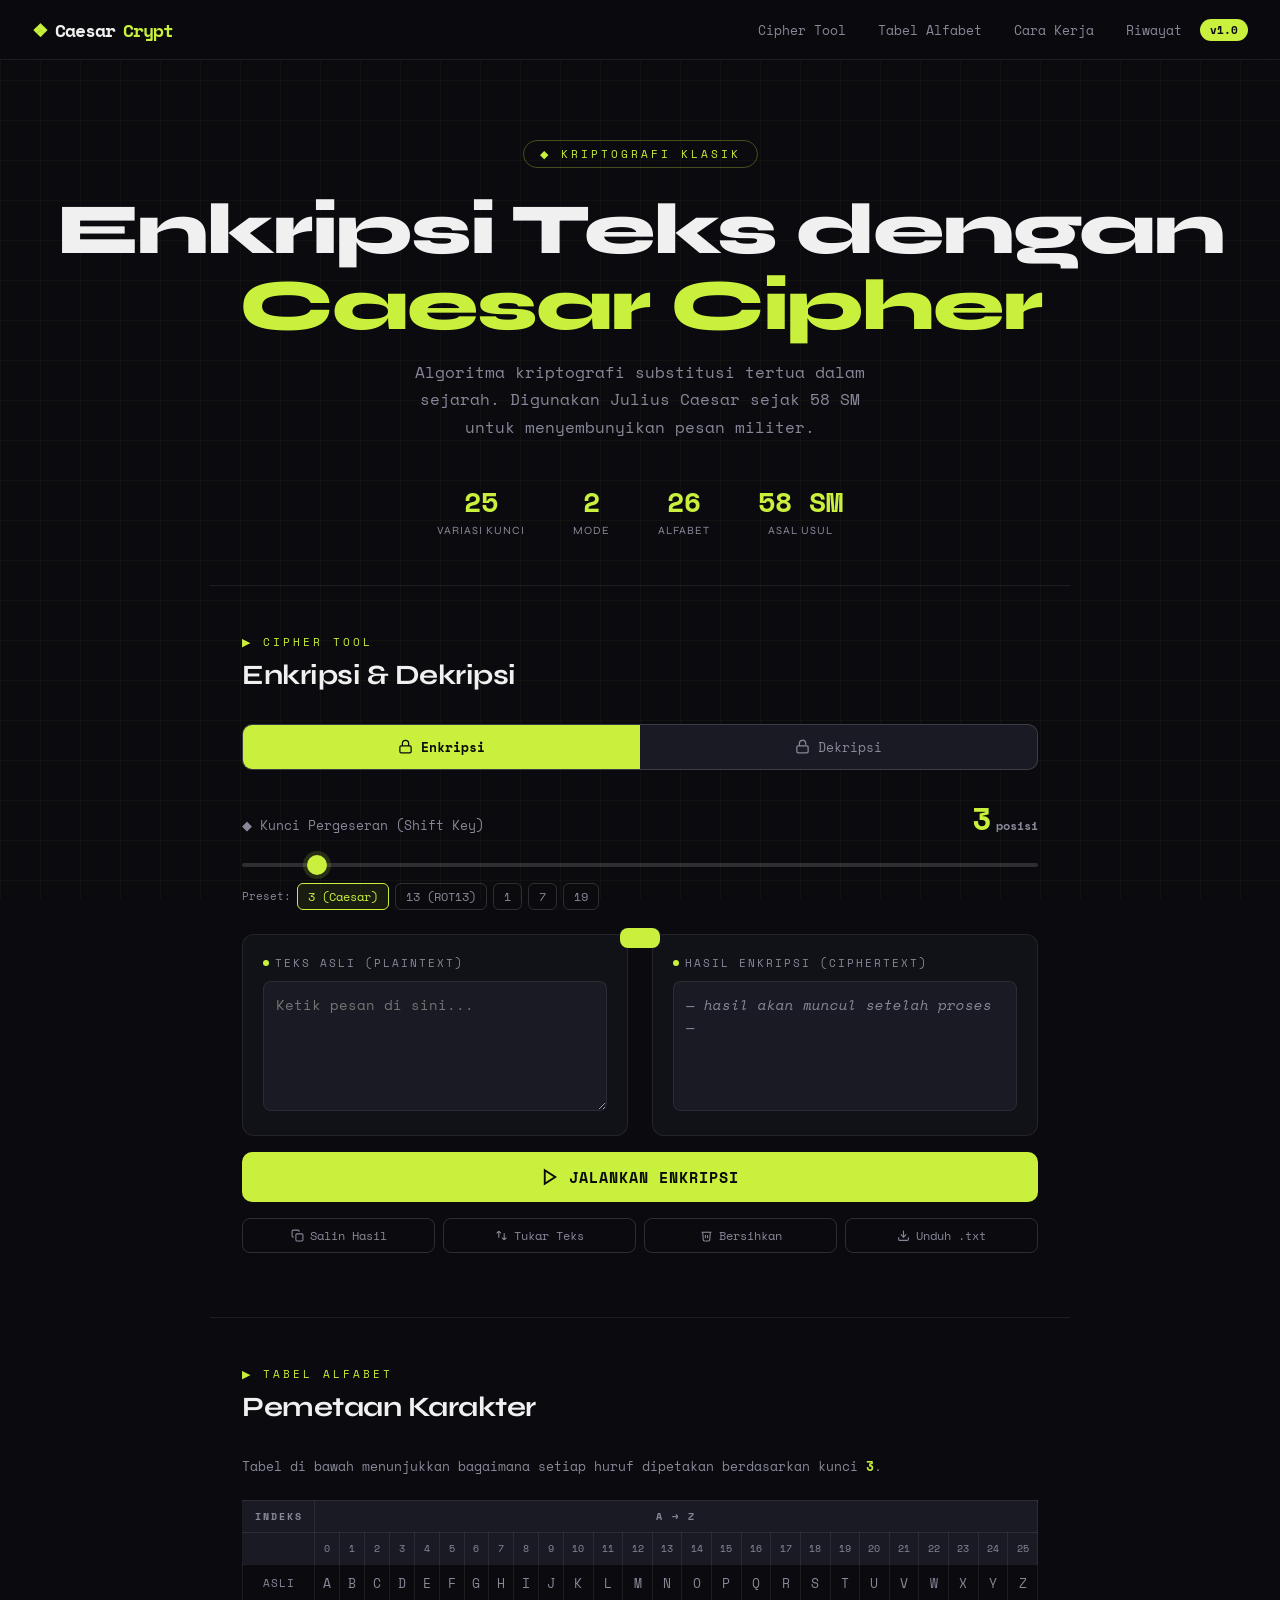
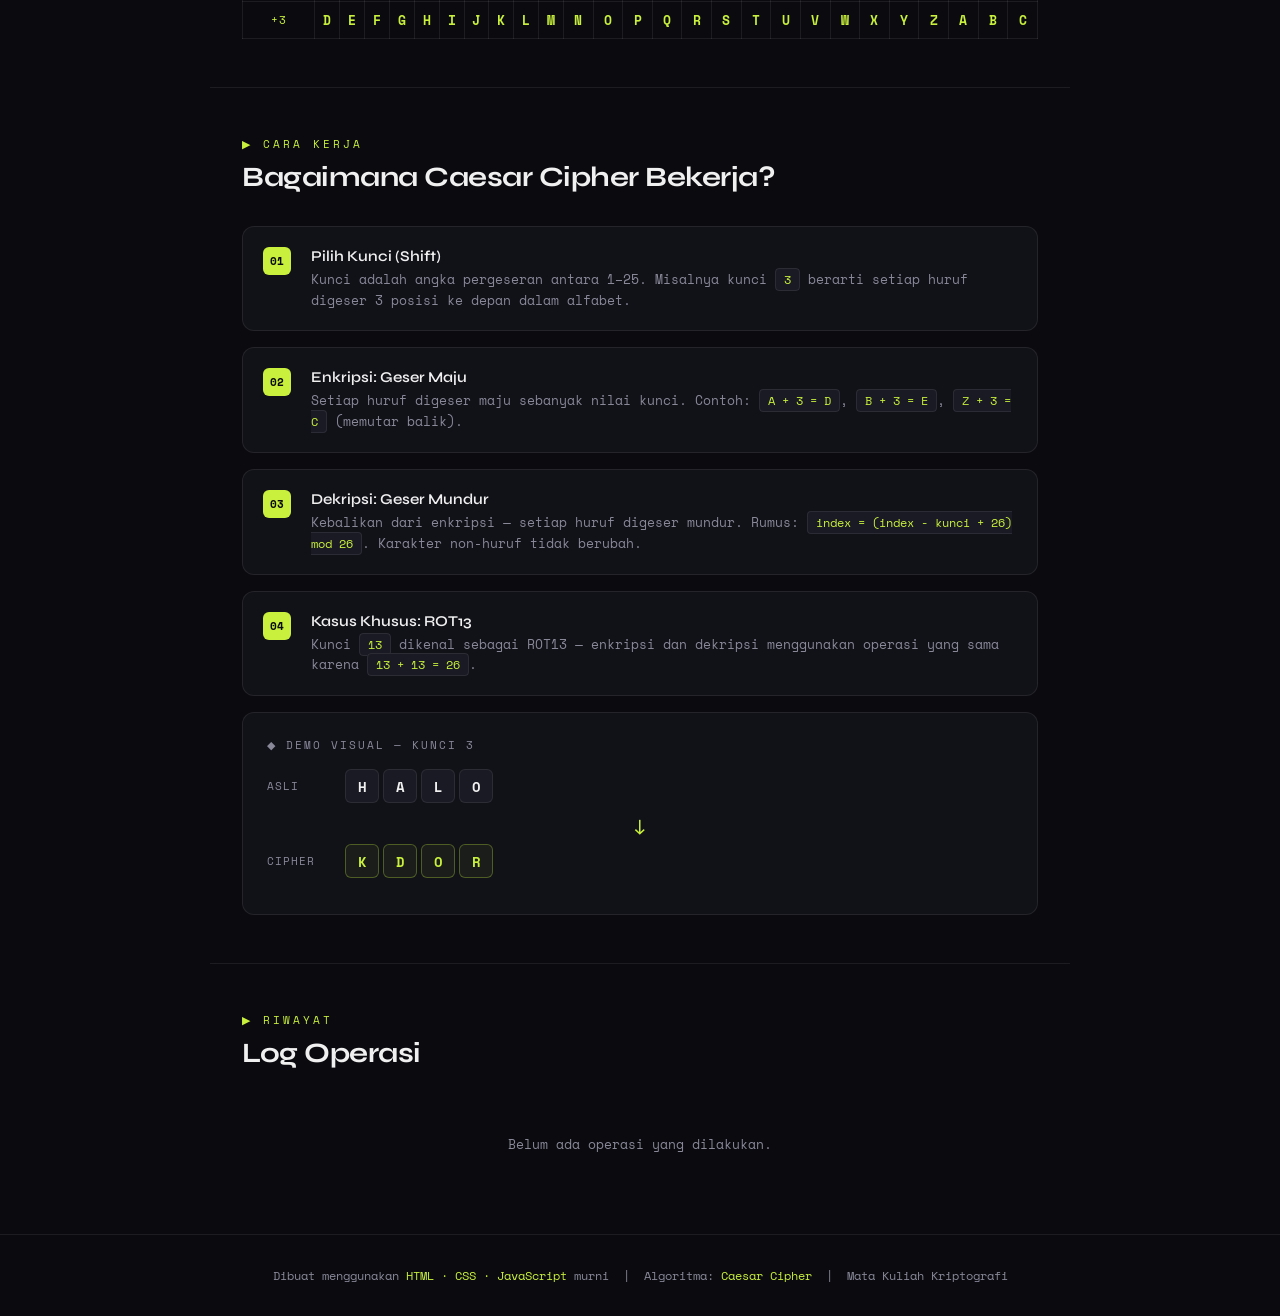
<file: index.html>
<!DOCTYPE html>
<html lang="id">
<head>
<meta charset="UTF-8" />
<meta name="viewport" content="width=device-width, initial-scale=1.0" />
<title>CaesarCrypt — Kriptografi Caesar Cipher</title>
<link href="https://fonts.googleapis.com/css2?family=Space+Mono:ital,wght@0,400;0,700;1,400&family=Syne:wght@400;600;700;800&display=swap" rel="stylesheet" />
<link rel="stylesheet" href="style.css" />
</head>
<body>

<!-- NAVBAR -->
<nav>
  <a class="nav-logo" href="#tool">
    &#x2756; <span>Caesar</span>Crypt
  </a>
  <div class="nav-links">
    <a href="#tool" class="active">Cipher Tool</a>
    <a href="#table">Tabel Alfabet</a>
    <a href="#cara">Cara Kerja</a>
    <a href="#riwayat">Riwayat</a>
    <span class="nav-badge">v1.0</span>
  </div>
</nav>

<!-- HERO -->
<div class="hero">
  <div class="hero-tag">&#x25C6; Kriptografi Klasik</div>
  <h1>Enkripsi Teks dengan<br /><em>Caesar Cipher</em></h1>
  <p>Algoritma kriptografi substitusi tertua dalam sejarah. Digunakan Julius Caesar sejak 58 SM untuk menyembunyikan pesan militer.</p>
  <div class="hero-stats">
    <div class="stat"><div class="stat-num">25</div><div class="stat-lbl">Variasi Kunci</div></div>
    <div class="stat"><div class="stat-num">2</div><div class="stat-lbl">Mode</div></div>
    <div class="stat"><div class="stat-num">26</div><div class="stat-lbl">Alfabet</div></div>
    <div class="stat"><div class="stat-num">58 SM</div><div class="stat-lbl">Asal Usul</div></div>
  </div>
</div>

<!-- CIPHER TOOL -->
<section id="tool">
  <div class="section-title">&#x25B6; Cipher Tool</div>
  <div class="section-h2">Enkripsi &amp; Dekripsi</div>

  <div class="mode-row">
    <button class="mode-btn active" id="btn-enc" onclick="setMode('enc')">
      <svg viewBox="0 0 24 24" fill="none" stroke="currentColor" stroke-width="2"><rect x="3" y="11" width="18" height="11" rx="2"/><path d="M7 11V7a5 5 0 0 1 10 0v4"/></svg>
      Enkripsi
    </button>
    <button class="mode-btn" id="btn-dec" onclick="setMode('dec')">
      <svg viewBox="0 0 24 24" fill="none" stroke="currentColor" stroke-width="2"><rect x="3" y="11" width="18" height="11" rx="2"/><path d="M7 11V7a5 5 0 0 1 9.9-1"/><line x1="17" y1="5" x2="17" y2="9"/></svg>
      Dekripsi
    </button>
  </div>

  <!-- KEY CONTROL -->
  <div class="key-section">
    <div class="key-top">
      <div class="key-name">&#x25C6; Kunci Pergeseran (Shift Key)</div>
      <div class="key-display" id="keyDisplay">3 <small>posisi</small></div>
    </div>
    <input type="range" id="keySlider" min="1" max="25" value="3" oninput="onKey(this.value)" />
    <div class="key-presets">
      <span style="font-family:var(--mono);font-size:11px;color:var(--muted);align-self:center;">Preset:</span>
      <button class="preset sel" onclick="setPre(3)">3 (Caesar)</button>
      <button class="preset" onclick="setPre(13)">13 (ROT13)</button>
      <button class="preset" onclick="setPre(1)">1</button>
      <button class="preset" onclick="setPre(7)">7</button>
      <button class="preset" onclick="setPre(19)">19</button>
    </div>
  </div>

  <!-- IO GRID -->
  <div class="tool-grid">
    <div class="panel">
      <div class="panel-label"><span></span> <span id="inLabel">TEKS ASLI (PLAINTEXT)</span></div>
      <textarea id="inputText" placeholder="Ketik pesan di sini..."></textarea>
    </div>
    <div class="panel">
      <div class="panel-label"><span></span> <span id="outLabel">HASIL ENKRIPSI (CIPHERTEXT)</span></div>
      <div class="output-area" id="outputArea"><span class="output-placeholder">— hasil akan muncul setelah proses —</span></div>
    </div>
  </div>

  <button class="run-btn" onclick="runCipher()">
    <svg width="18" height="18" viewBox="0 0 24 24" fill="none" stroke="currentColor" stroke-width="2.5"><polygon points="5 3 19 12 5 21 5 3"/></svg>
    <span id="runLabel">Jalankan Enkripsi</span>
  </button>

  <div class="out-actions">
    <button class="out-btn" onclick="copyOutput()">
      <svg viewBox="0 0 24 24" fill="none" stroke="currentColor" stroke-width="2"><rect x="9" y="9" width="13" height="13" rx="2"/><path d="M5 15H4a2 2 0 0 1-2-2V4a2 2 0 0 1 2-2h9a2 2 0 0 1 2 2v1"/></svg>
      Salin Hasil
    </button>
    <button class="out-btn" onclick="swapText()">
      <svg viewBox="0 0 24 24" fill="none" stroke="currentColor" stroke-width="2"><path d="M7 16V4m0 0L3 8m4-4 4 4"/><path d="M17 8v12m0 0 4-4m-4 4-4-4"/></svg>
      Tukar Teks
    </button>
    <button class="out-btn" onclick="clearAll()">
      <svg viewBox="0 0 24 24" fill="none" stroke="currentColor" stroke-width="2"><polyline points="3 6 5 6 21 6"/><path d="M19 6l-1 14a2 2 0 0 1-2 2H8a2 2 0 0 1-2-2L5 6"/><path d="M10 11v6m4-6v6"/></svg>
      Bersihkan
    </button>
    <button class="out-btn" onclick="downloadResult()">
      <svg viewBox="0 0 24 24" fill="none" stroke="currentColor" stroke-width="2"><path d="M21 15v4a2 2 0 0 1-2 2H5a2 2 0 0 1-2-2v-4"/><polyline points="7 10 12 15 17 10"/><line x1="12" y1="15" x2="12" y2="3"/></svg>
      Unduh .txt
    </button>
  </div>

  <div class="info-strip" id="infoStrip"></div>
</section>

<!-- ALPHABET TABLE -->
<section id="table">
  <div class="section-title">&#x25B6; Tabel Alfabet</div>
  <div class="section-h2">Pemetaan Karakter</div>
  <p style="font-family:var(--mono);font-size:13px;color:var(--muted);margin-bottom:1.5rem;">
    Tabel di bawah menunjukkan bagaimana setiap huruf dipetakan berdasarkan kunci <b id="tblKey" style="color:var(--accent)">3</b>.
  </p>
  <div class="alpha-scroll">
    <table class="alpha-table" id="alphaTable">
      <thead>
        <tr>
          <th>Indeks</th>
          <th colspan="26">A → Z</th>
        </tr>
      </thead>
      <tbody id="alphaBody"></tbody>
    </table>
  </div>
</section>

<!-- VISUAL DEMO -->
<section id="cara">
  <div class="section-title">&#x25B6; Cara Kerja</div>
  <div class="section-h2">Bagaimana Caesar Cipher Bekerja?</div>

  <div class="steps">
    <div class="step">
      <div class="step-num">01</div>
      <div class="step-body">
        <h3>Pilih Kunci (Shift)</h3>
        <p>Kunci adalah angka pergeseran antara 1–25. Misalnya kunci <code>3</code> berarti setiap huruf digeser 3 posisi ke depan dalam alfabet.</p>
      </div>
    </div>
    <div class="step">
      <div class="step-num">02</div>
      <div class="step-body">
        <h3>Enkripsi: Geser Maju</h3>
        <p>Setiap huruf digeser maju sebanyak nilai kunci. Contoh: <code>A + 3 = D</code>, <code>B + 3 = E</code>, <code>Z + 3 = C</code> (memutar balik).</p>
      </div>
    </div>
    <div class="step">
      <div class="step-num">03</div>
      <div class="step-body">
        <h3>Dekripsi: Geser Mundur</h3>
        <p>Kebalikan dari enkripsi — setiap huruf digeser mundur. Rumus: <code>index = (index - kunci + 26) mod 26</code>. Karakter non-huruf tidak berubah.</p>
      </div>
    </div>
    <div class="step">
      <div class="step-num">04</div>
      <div class="step-body">
        <h3>Kasus Khusus: ROT13</h3>
        <p>Kunci <code>13</code> dikenal sebagai ROT13 — enkripsi dan dekripsi menggunakan operasi yang sama karena <code>13 + 13 = 26</code>.</p>
      </div>
    </div>
  </div>

  <div class="visual-demo">
    <p style="font-family:var(--mono);font-size:11px;color:var(--muted);letter-spacing:2px;text-transform:uppercase;margin-bottom:1rem;">&#x25C6; Demo Visual — Kunci <span id="demoKey">3</span></p>
    <div class="demo-row">
      <div class="demo-label">ASLI</div>
      <div class="demo-chars" id="demoPlain"></div>
    </div>
    <div class="demo-arrow">&#x2193;</div>
    <div class="demo-row">
      <div class="demo-label">CIPHER</div>
      <div class="demo-chars" id="demoCipher"></div>
    </div>
  </div>
</section>

<!-- HISTORY -->
<section id="riwayat">
  <div class="section-title">&#x25B6; Riwayat</div>
  <div class="section-h2">Log Operasi</div>
  <div class="hist-list" id="histList">
    <div class="hist-empty">Belum ada operasi yang dilakukan.</div>
  </div>
</section>

<!-- FOOTER -->
<footer>
  Dibuat menggunakan <span>HTML · CSS · JavaScript</span> murni &nbsp;|&nbsp;
  Algoritma: <span>Caesar Cipher</span> &nbsp;|&nbsp;
  Mata Kuliah Kriptografi
</footer>

<div class="toast" id="toast"></div>

<script src="script.js"></script>
</body>
</html>
</file>
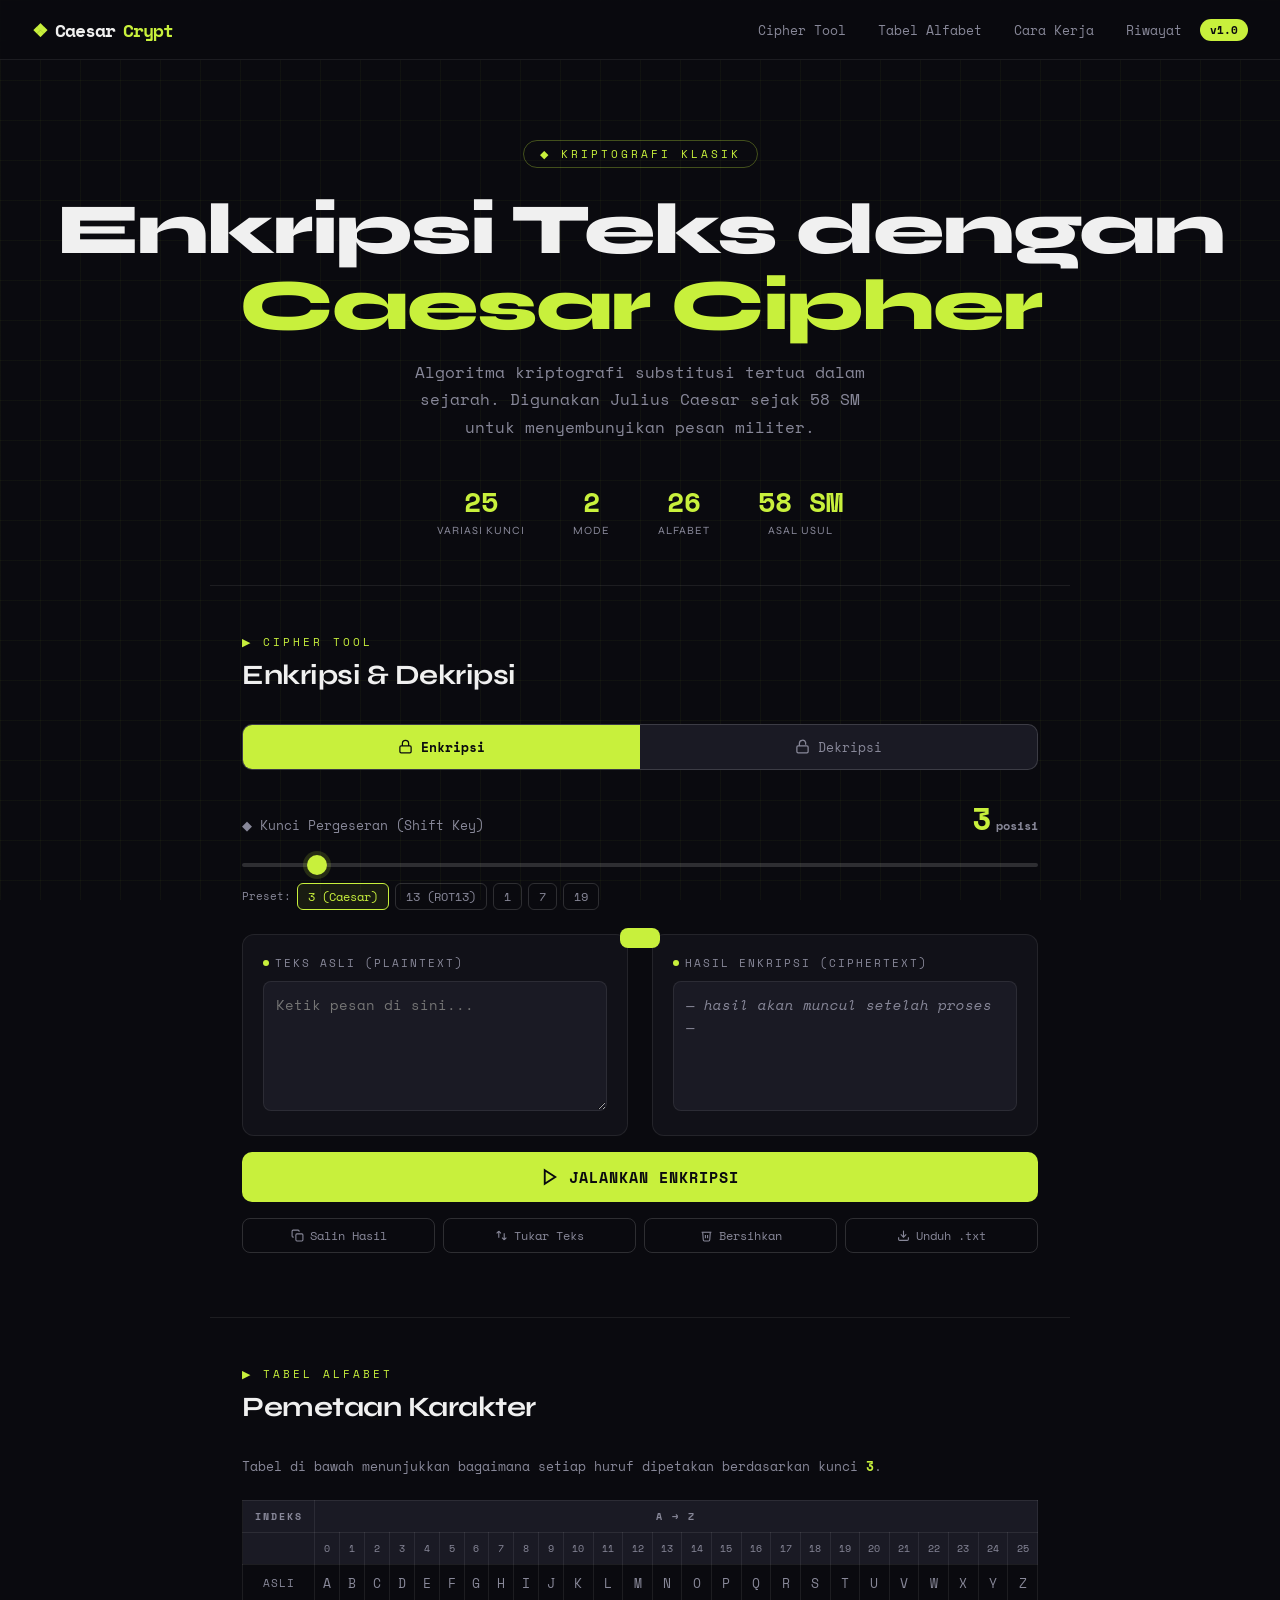
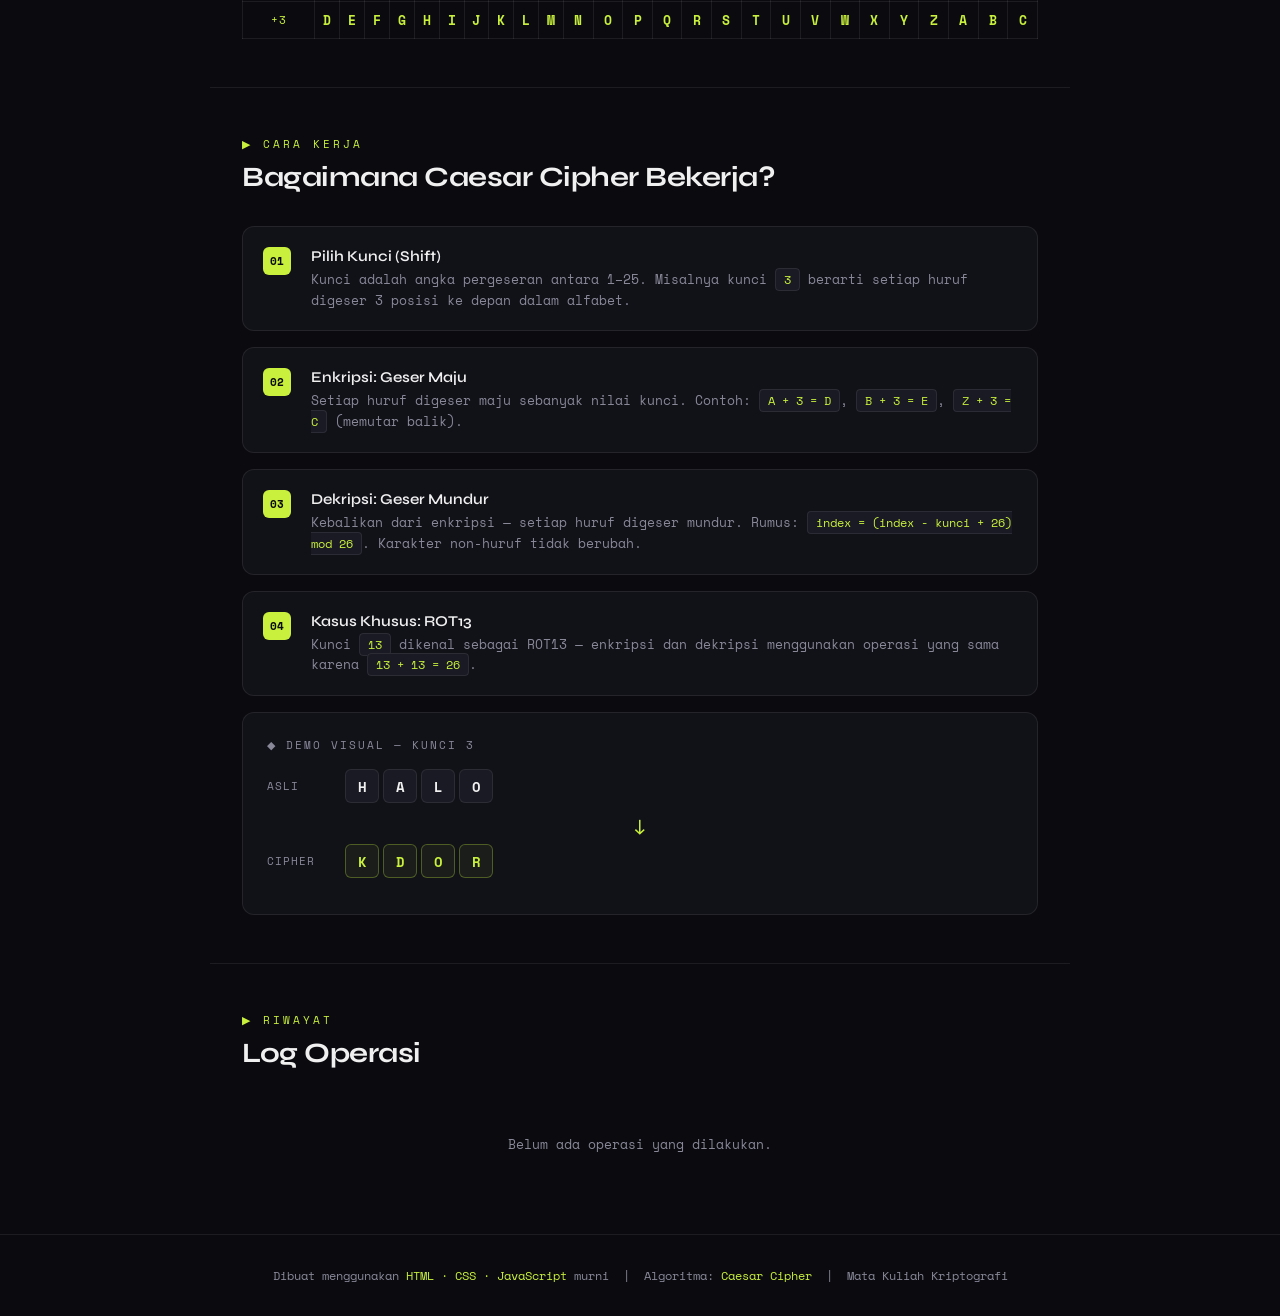
<file: Kriptografi/index.html>
<!DOCTYPE html>
<html lang="id">
<head>
<meta charset="UTF-8" />
<meta name="viewport" content="width=device-width, initial-scale=1.0" />
<title>CaesarCrypt — Kriptografi Caesar Cipher</title>
<link href="https://fonts.googleapis.com/css2?family=Space+Mono:ital,wght@0,400;0,700;1,400&family=Syne:wght@400;600;700;800&display=swap" rel="stylesheet" />
<link rel="stylesheet" href="style.css" />
</head>
<body>

<!-- NAVBAR -->
<nav>
  <a class="nav-logo" href="#tool">
    &#x2756; <span>Caesar</span>Crypt
  </a>
  <button class="nav-toggle" id="navToggle" onclick="toggleNav()" aria-label="Toggle menu">
    <span></span><span></span><span></span>
  </button>
  <div class="nav-links" id="navLinks">
    <a href="#tool" class="active">Cipher Tool</a>
    <a href="#table">Tabel Alfabet</a>
    <a href="#cara">Cara Kerja</a>
    <a href="#riwayat">Riwayat</a>
    <span class="nav-badge">v1.0</span>
  </div>
</nav>

<!-- HERO -->
<div class="hero">
  <div class="hero-tag">&#x25C6; Kriptografi Klasik</div>
  <h1>Enkripsi Teks dengan<br /><em>Caesar Cipher</em></h1>
  <p>Algoritma kriptografi substitusi tertua dalam sejarah. Digunakan Julius Caesar sejak 58 SM untuk menyembunyikan pesan militer.</p>
  <div class="hero-stats">
    <div class="stat"><div class="stat-num">25</div><div class="stat-lbl">Variasi Kunci</div></div>
    <div class="stat"><div class="stat-num">2</div><div class="stat-lbl">Mode</div></div>
    <div class="stat"><div class="stat-num">26</div><div class="stat-lbl">Alfabet</div></div>
    <div class="stat"><div class="stat-num">58 SM</div><div class="stat-lbl">Asal Usul</div></div>
  </div>
</div>

<!-- CIPHER TOOL -->
<section id="tool">
  <div class="section-title">&#x25B6; Cipher Tool</div>
  <div class="section-h2">Enkripsi &amp; Dekripsi</div>

  <div class="mode-row">
    <button class="mode-btn active" id="btn-enc" onclick="setMode('enc')">
      <svg viewBox="0 0 24 24" fill="none" stroke="currentColor" stroke-width="2"><rect x="3" y="11" width="18" height="11" rx="2"/><path d="M7 11V7a5 5 0 0 1 10 0v4"/></svg>
      Enkripsi
    </button>
    <button class="mode-btn" id="btn-dec" onclick="setMode('dec')">
      <svg viewBox="0 0 24 24" fill="none" stroke="currentColor" stroke-width="2"><rect x="3" y="11" width="18" height="11" rx="2"/><path d="M7 11V7a5 5 0 0 1 9.9-1"/><line x1="17" y1="5" x2="17" y2="9"/></svg>
      Dekripsi
    </button>
  </div>

  <!-- KEY CONTROL -->
  <div class="key-section">
    <div class="key-top">
      <div class="key-name">&#x25C6; Kunci Pergeseran (Shift Key)</div>
      <div class="key-display" id="keyDisplay">3 <small>posisi</small></div>
    </div>
    <input type="range" id="keySlider" min="1" max="25" value="3" oninput="onKey(this.value)" />
    <div class="key-presets">
      <span style="font-family:var(--mono);font-size:11px;color:var(--muted);align-self:center;">Preset:</span>
      <button class="preset sel" onclick="setPre(3)">3 (Caesar)</button>
      <button class="preset" onclick="setPre(13)">13 (ROT13)</button>
      <button class="preset" onclick="setPre(1)">1</button>
      <button class="preset" onclick="setPre(7)">7</button>
      <button class="preset" onclick="setPre(19)">19</button>
    </div>
  </div>

  <!-- IO GRID -->
  <div class="tool-grid">
    <div class="panel">
      <div class="panel-label"><span></span> <span id="inLabel">TEKS ASLI (PLAINTEXT)</span></div>
      <textarea id="inputText" placeholder="Ketik pesan di sini..."></textarea>
    </div>
    <div class="panel">
      <div class="panel-label"><span></span> <span id="outLabel">HASIL ENKRIPSI (CIPHERTEXT)</span></div>
      <div class="output-area" id="outputArea"><span class="output-placeholder">— hasil akan muncul setelah proses —</span></div>
    </div>
  </div>

  <button class="run-btn" onclick="runCipher()">
    <svg width="18" height="18" viewBox="0 0 24 24" fill="none" stroke="currentColor" stroke-width="2.5"><polygon points="5 3 19 12 5 21 5 3"/></svg>
    <span id="runLabel">Jalankan Enkripsi</span>
  </button>

  <div class="out-actions">
    <button class="out-btn" onclick="copyOutput()">
      <svg viewBox="0 0 24 24" fill="none" stroke="currentColor" stroke-width="2"><rect x="9" y="9" width="13" height="13" rx="2"/><path d="M5 15H4a2 2 0 0 1-2-2V4a2 2 0 0 1 2-2h9a2 2 0 0 1 2 2v1"/></svg>
      Salin Hasil
    </button>
    <button class="out-btn" onclick="swapText()">
      <svg viewBox="0 0 24 24" fill="none" stroke="currentColor" stroke-width="2"><path d="M7 16V4m0 0L3 8m4-4 4 4"/><path d="M17 8v12m0 0 4-4m-4 4-4-4"/></svg>
      Tukar Teks
    </button>
    <button class="out-btn" onclick="clearAll()">
      <svg viewBox="0 0 24 24" fill="none" stroke="currentColor" stroke-width="2"><polyline points="3 6 5 6 21 6"/><path d="M19 6l-1 14a2 2 0 0 1-2 2H8a2 2 0 0 1-2-2L5 6"/><path d="M10 11v6m4-6v6"/></svg>
      Bersihkan
    </button>
    <button class="out-btn" onclick="downloadResult()">
      <svg viewBox="0 0 24 24" fill="none" stroke="currentColor" stroke-width="2"><path d="M21 15v4a2 2 0 0 1-2 2H5a2 2 0 0 1-2-2v-4"/><polyline points="7 10 12 15 17 10"/><line x1="12" y1="15" x2="12" y2="3"/></svg>
      Unduh .txt
    </button>
  </div>

  <div class="info-strip" id="infoStrip"></div>
</section>

<!-- ALPHABET TABLE -->
<section id="table">
  <div class="section-title">&#x25B6; Tabel Alfabet</div>
  <div class="section-h2">Pemetaan Karakter</div>
  <p style="font-family:var(--mono);font-size:13px;color:var(--muted);margin-bottom:1.5rem;">
    Tabel di bawah menunjukkan bagaimana setiap huruf dipetakan berdasarkan kunci <b id="tblKey" style="color:var(--accent)">3</b>.
  </p>
  <div class="alpha-scroll">
    <table class="alpha-table" id="alphaTable">
      <thead>
        <tr>
          <th>Indeks</th>
          <th colspan="26">A → Z</th>
        </tr>
      </thead>
      <tbody id="alphaBody"></tbody>
    </table>
  </div>
</section>

<!-- VISUAL DEMO -->
<section id="cara">
  <div class="section-title">&#x25B6; Cara Kerja</div>
  <div class="section-h2">Bagaimana Caesar Cipher Bekerja?</div>

  <div class="steps">
    <div class="step">
      <div class="step-num">01</div>
      <div class="step-body">
        <h3>Pilih Kunci (Shift)</h3>
        <p>Kunci adalah angka pergeseran antara 1–25. Misalnya kunci <code>3</code> berarti setiap huruf digeser 3 posisi ke depan dalam alfabet.</p>
      </div>
    </div>
    <div class="step">
      <div class="step-num">02</div>
      <div class="step-body">
        <h3>Enkripsi: Geser Maju</h3>
        <p>Setiap huruf digeser maju sebanyak nilai kunci. Contoh: <code>A + 3 = D</code>, <code>B + 3 = E</code>, <code>Z + 3 = C</code> (memutar balik).</p>
      </div>
    </div>
    <div class="step">
      <div class="step-num">03</div>
      <div class="step-body">
        <h3>Dekripsi: Geser Mundur</h3>
        <p>Kebalikan dari enkripsi — setiap huruf digeser mundur. Rumus: <code>index = (index - kunci + 26) mod 26</code>. Karakter non-huruf tidak berubah.</p>
      </div>
    </div>
    <div class="step">
      <div class="step-num">04</div>
      <div class="step-body">
        <h3>Kasus Khusus: ROT13</h3>
        <p>Kunci <code>13</code> dikenal sebagai ROT13 — enkripsi dan dekripsi menggunakan operasi yang sama karena <code>13 + 13 = 26</code>.</p>
      </div>
    </div>
  </div>

  <div class="visual-demo">
    <p style="font-family:var(--mono);font-size:11px;color:var(--muted);letter-spacing:2px;text-transform:uppercase;margin-bottom:1rem;">&#x25C6; Demo Visual — Kunci <span id="demoKey">3</span></p>
    <div class="demo-row">
      <div class="demo-label">ASLI</div>
      <div class="demo-chars" id="demoPlain"></div>
    </div>
    <div class="demo-arrow">&#x2193;</div>
    <div class="demo-row">
      <div class="demo-label">CIPHER</div>
      <div class="demo-chars" id="demoCipher"></div>
    </div>
  </div>
</section>

<!-- HISTORY -->
<section id="riwayat">
  <div class="section-title">&#x25B6; Riwayat</div>
  <div class="section-h2">Log Operasi</div>
  <div class="hist-list" id="histList">
    <div class="hist-empty">Belum ada operasi yang dilakukan.</div>
  </div>
</section>

<!-- FOOTER -->
<footer>
  Dibuat menggunakan <span>HTML · CSS · JavaScript</span> murni &nbsp;|&nbsp;
  Algoritma: <span>Caesar Cipher</span> &nbsp;|&nbsp;
  Mata Kuliah Kriptografi
</footer>

<div class="toast" id="toast"></div>

<script src="script.js"></script>
</body>
</html>
</file>
<file: style.css>
:root {
  --bg: #0a0a0f;
  --bg2: #111118;
  --bg3: #1a1a24;
  --border: rgba(255, 255, 255, 0.08);
  --border2: rgba(255, 255, 255, 0.15);
  --accent: #c8f03c;
  --accent2: #9be02a;
  --text: #f0f0f0;
  --muted: #888899;
  --mono: 'Space Mono', monospace;
  --sans: 'Syne', sans-serif;
}

*,
*::before,
*::after {
  box-sizing: border-box;
  margin: 0;
  padding: 0;
}

html {
  scroll-behavior: smooth;
}

body {
  background: var(--bg);
  color: var(--text);
  font-family: var(--sans);
  min-height: 100vh;
  overflow-x: hidden;
}

/* GRID PATTERN BG */
body::before {
  content: '';
  position: fixed;
  inset: 0;
  z-index: 0;
  background-image:
    linear-gradient(rgba(200, 240, 60, 0.04) 1px, transparent 1px),
    linear-gradient(90deg, rgba(200, 240, 60, 0.04) 1px, transparent 1px);
  background-size: 40px 40px;
  pointer-events: none;
}

/* ── NAVBAR ── */
nav {
  position: sticky;
  top: 0;
  z-index: 100;
  background: rgba(10, 10, 15, 0.85);
  backdrop-filter: blur(16px);
  border-bottom: 1px solid var(--border);
  padding: 0 2rem;
  height: 60px;
  display: flex;
  align-items: center;
  justify-content: space-between;
}

.nav-logo {
  font-family: var(--mono);
  font-size: 18px;
  font-weight: 700;
  color: var(--accent);
  letter-spacing: -1px;
  text-decoration: none;
  display: flex;
  align-items: center;
  gap: 8px;
}

.nav-logo span {
  color: var(--text);
}

.nav-links {
  display: flex;
  align-items: center;
  gap: 4px;
}

.nav-links a {
  font-size: 13px;
  color: var(--muted);
  text-decoration: none;
  padding: 6px 14px;
  border-radius: 6px;
  transition: color 0.2s, background 0.2s;
  font-family: var(--mono);
}

.nav-links a:hover {
  color: var(--text);
  background: rgba(255, 255, 255, 0.06);
}

.nav-links a.active {
  color: var(--accent);
}

.nav-badge {
  font-family: var(--mono);
  font-size: 11px;
  background: var(--accent);
  color: #0a0a0f;
  padding: 3px 10px;
  border-radius: 20px;
  font-weight: 700;
}

/* ── HERO ── */
.hero {
  position: relative;
  z-index: 1;
  text-align: center;
  padding: 5rem 2rem 3rem;
}

.hero-tag {
  display: inline-block;
  font-family: var(--mono);
  font-size: 11px;
  letter-spacing: 3px;
  text-transform: uppercase;
  color: var(--accent);
  border: 1px solid rgba(200, 240, 60, 0.3);
  padding: 5px 16px;
  border-radius: 20px;
  margin-bottom: 1.5rem;
}

.hero h1 {
  font-size: clamp(2.5rem, 6vw, 4.5rem);
  font-weight: 800;
  line-height: 1.05;
  letter-spacing: -2px;
  margin-bottom: 1rem;
}

.hero h1 em {
  font-style: normal;
  color: var(--accent);
}

.hero p {
  font-size: 16px;
  color: var(--muted);
  max-width: 480px;
  margin: 0 auto 2.5rem;
  line-height: 1.7;
  font-family: var(--mono);
}

.hero-stats {
  display: flex;
  justify-content: center;
  gap: 3rem;
  flex-wrap: wrap;
}

.stat {
  text-align: center;
}

.stat-num {
  font-size: 28px;
  font-weight: 800;
  color: var(--accent);
  font-family: var(--mono);
}

.stat-lbl {
  font-size: 11px;
  color: var(--muted);
  letter-spacing: 1px;
  text-transform: uppercase;
  margin-top: 2px;
}

/* ── SECTION ── */
section {
  position: relative;
  z-index: 1;
  padding: 3rem 2rem;
  max-width: 860px;
  margin: 0 auto;
}

.section-title {
  font-size: 11px;
  letter-spacing: 3px;
  text-transform: uppercase;
  color: var(--accent);
  font-family: var(--mono);
  margin-bottom: 0.5rem;
}

.section-h2 {
  font-size: 28px;
  font-weight: 700;
  margin-bottom: 2rem;
  letter-spacing: -0.5px;
}

/* ── CIPHER TOOL ── */
#tool {
  border-top: 1px solid var(--border);
}

.mode-row {
  display: flex;
  gap: 0;
  border: 1px solid var(--border2);
  border-radius: 10px;
  overflow: hidden;
  margin-bottom: 1.5rem;
  background: var(--bg3);
}

.mode-btn {
  flex: 1;
  padding: 12px;
  background: transparent;
  border: none;
  font-family: var(--mono);
  font-size: 13px;
  color: var(--muted);
  cursor: pointer;
  transition: all 0.2s;
  display: flex;
  align-items: center;
  justify-content: center;
  gap: 8px;
}

.mode-btn.active {
  background: var(--accent);
  color: #0a0a0f;
  font-weight: 700;
}

.mode-btn svg {
  width: 15px;
  height: 15px;
}

.tool-grid {
  display: grid;
  grid-template-columns: 1fr 1fr;
  gap: 1.5rem;
}

@media(max-width:600px) {
  .tool-grid {
    grid-template-columns: 1fr;
  }
}

.panel {
  background: var(--bg2);
  border: 1px solid var(--border);
  border-radius: 12px;
  padding: 1.25rem;
}

.panel-label {
  font-family: var(--mono);
  font-size: 11px;
  color: var(--muted);
  letter-spacing: 2px;
  text-transform: uppercase;
  margin-bottom: 10px;
  display: flex;
  align-items: center;
  gap: 6px;
}

.panel-label span:first-child {
  width: 6px;
  height: 6px;
  border-radius: 50%;
  background: var(--accent);
  display: inline-block;
}

textarea,
.output-area {
  width: 100%;
  min-height: 130px;
  background: var(--bg3);
  border: 1px solid var(--border);
  border-radius: 8px;
  color: var(--text);
  font-family: var(--mono);
  font-size: 14px;
  padding: 12px;
  resize: vertical;
  line-height: 1.6;
  outline: none;
}

textarea:focus {
  border-color: rgba(200, 240, 60, 0.4);
}

.output-area {
  min-height: 130px;
  white-space: pre-wrap;
  word-break: break-all;
  color: var(--accent);
  position: relative;
}

.output-placeholder {
  color: var(--muted);
  font-style: italic;
}

/* KEY CONTROL */
.key-section {
  margin: 1.5rem 0;
}

.key-top {
  display: flex;
  justify-content: space-between;
  align-items: baseline;
  margin-bottom: 10px;
}

.key-name {
  font-family: var(--mono);
  font-size: 13px;
  color: var(--muted);
}

.key-display {
  font-family: var(--mono);
  font-size: 32px;
  font-weight: 700;
  color: var(--accent);
  display: flex;
  align-items: baseline;
  gap: 4px;
}

.key-display small {
  font-size: 12px;
  color: var(--muted);
}

input[type=range] {
  -webkit-appearance: none;
  width: 100%;
  height: 4px;
  background: var(--border2);
  border-radius: 2px;
  outline: none;
}

input[type=range]::-webkit-slider-thumb {
  -webkit-appearance: none;
  width: 20px;
  height: 20px;
  border-radius: 50%;
  background: var(--accent);
  cursor: pointer;
  box-shadow: 0 0 0 4px rgba(200, 240, 60, 0.15);
}

.key-presets {
  display: flex;
  gap: 6px;
  margin-top: 12px;
  flex-wrap: wrap;
}

.preset {
  font-family: var(--mono);
  font-size: 12px;
  padding: 4px 10px;
  border: 1px solid var(--border2);
  border-radius: 6px;
  background: transparent;
  color: var(--muted);
  cursor: pointer;
  transition: all 0.15s;
}

.preset:hover {
  border-color: var(--accent);
  color: var(--accent);
}

.preset.sel {
  border-color: var(--accent);
  color: var(--accent);
  background: rgba(200, 240, 60, 0.08);
}

/* RUN BUTTON */
.run-btn {
  width: 100%;
  padding: 14px;
  margin: 1rem 0;
  background: var(--accent);
  color: #0a0a0f;
  border: none;
  border-radius: 10px;
  font-family: var(--mono);
  font-size: 15px;
  font-weight: 700;
  cursor: pointer;
  letter-spacing: 1px;
  text-transform: uppercase;
  transition: background 0.2s, transform 0.1s;
  display: flex;
  align-items: center;
  justify-content: center;
  gap: 10px;
}

.run-btn:hover {
  background: var(--accent2);
}

.run-btn:active {
  transform: scale(0.99);
}

/* OUTPUT ACTIONS */
.out-actions {
  display: flex;
  gap: 8px;
  margin-top: 10px;
}

.out-btn {
  flex: 1;
  padding: 8px;
  border: 1px solid var(--border2);
  border-radius: 8px;
  background: transparent;
  color: var(--muted);
  font-family: var(--mono);
  font-size: 12px;
  cursor: pointer;
  transition: all 0.15s;
  display: flex;
  align-items: center;
  justify-content: center;
  gap: 6px;
}

.out-btn:hover {
  border-color: var(--accent);
  color: var(--accent);
}

.out-btn svg {
  width: 13px;
  height: 13px;
}

/* INFO STRIP */
.info-strip {
  display: flex;
  gap: 12px;
  margin-top: 1rem;
  flex-wrap: wrap;
}

.info-pill {
  font-family: var(--mono);
  font-size: 11px;
  padding: 4px 12px;
  background: var(--bg3);
  border: 1px solid var(--border);
  border-radius: 20px;
  color: var(--muted);
}

.info-pill b {
  color: var(--accent);
}

/* ── ALPHABET TABLE ── */
#table {
  border-top: 1px solid var(--border);
}

.alpha-scroll {
  overflow-x: auto;
}

.alpha-table {
  border-collapse: collapse;
  font-family: var(--mono);
  font-size: 13px;
  min-width: 600px;
  width: 100%;
}

.alpha-table th {
  background: var(--bg3);
  color: var(--muted);
  font-size: 10px;
  letter-spacing: 2px;
  text-transform: uppercase;
  padding: 8px 6px;
  border: 1px solid var(--border);
  text-align: center;
  white-space: nowrap;
}

.alpha-table td {
  padding: 8px 6px;
  border: 1px solid var(--border);
  text-align: center;
  transition: background 0.2s;
}

.alpha-table tr:hover td {
  background: rgba(200, 240, 60, 0.05);
}

.alpha-table .orig {
  color: var(--muted);
}

.alpha-table .shifted {
  color: var(--accent);
  font-weight: 700;
}

.alpha-table .idx {
  color: var(--bg3);
  background: var(--border);
  font-size: 10px;
}

/* ── HOW IT WORKS ── */
#cara {
  border-top: 1px solid var(--border);
}

.steps {
  display: flex;
  flex-direction: column;
  gap: 1rem;
}

.step {
  display: flex;
  gap: 1.25rem;
  align-items: flex-start;
  background: var(--bg2);
  border: 1px solid var(--border);
  border-radius: 12px;
  padding: 1.25rem;
  transition: border-color 0.2s;
}

.step:hover {
  border-color: rgba(200, 240, 60, 0.3);
}

.step-num {
  font-family: var(--mono);
  font-size: 11px;
  color: #0a0a0f;
  background: var(--accent);
  width: 28px;
  height: 28px;
  border-radius: 6px;
  display: flex;
  align-items: center;
  justify-content: center;
  font-weight: 700;
  flex-shrink: 0;
}

.step-body h3 {
  font-size: 15px;
  font-weight: 600;
  margin-bottom: 4px;
}

.step-body p {
  font-size: 13px;
  color: var(--muted);
  line-height: 1.6;
  font-family: var(--mono);
}

.step-body code {
  background: var(--bg3);
  border: 1px solid var(--border);
  border-radius: 4px;
  padding: 2px 8px;
  font-family: var(--mono);
  font-size: 12px;
  color: var(--accent);
}

/* ── VISUAL DEMO ── */
.visual-demo {
  background: var(--bg2);
  border: 1px solid var(--border);
  border-radius: 12px;
  padding: 1.5rem;
  margin-top: 1rem;
  overflow: hidden;
}

.demo-row {
  display: flex;
  align-items: center;
  gap: 8px;
  flex-wrap: wrap;
  font-family: var(--mono);
  margin-bottom: 12px;
}

.demo-label {
  font-size: 11px;
  color: var(--muted);
  width: 70px;
  letter-spacing: 1px;
  text-transform: uppercase;
}

.demo-chars {
  display: flex;
  gap: 4px;
  flex-wrap: wrap;
}

.demo-char {
  width: 34px;
  height: 34px;
  border: 1px solid var(--border);
  border-radius: 6px;
  display: flex;
  align-items: center;
  justify-content: center;
  font-size: 14px;
  font-weight: 700;
  background: var(--bg3);
  transition: all 0.3s;
}

.demo-char.plain {
  color: var(--text);
}

.demo-char.cipher {
  color: var(--accent);
  border-color: rgba(200, 240, 60, 0.3);
  background: rgba(200, 240, 60, 0.05);
}

.demo-char.space {
  color: var(--border2);
  font-size: 10px;
}

.demo-arrow {
  text-align: center;
  font-size: 20px;
  color: var(--accent);
  margin: 4px 0;
}

/* ── HISTORY ── */
#riwayat {
  border-top: 1px solid var(--border);
}

.hist-list {
  display: flex;
  flex-direction: column;
  gap: 8px;
}

.hist-item {
  background: var(--bg2);
  border: 1px solid var(--border);
  border-radius: 10px;
  padding: 12px 16px;
  display: flex;
  align-items: center;
  gap: 12px;
  font-family: var(--mono);
  font-size: 13px;
  transition: border-color 0.2s;
}

.hist-item:hover {
  border-color: var(--border2);
}

.hist-badge {
  font-size: 10px;
  padding: 3px 8px;
  border-radius: 4px;
  font-weight: 700;
  flex-shrink: 0;
}

.hist-badge.enc {
  background: rgba(200, 240, 60, 0.15);
  color: var(--accent);
}

.hist-badge.dec {
  background: rgba(100, 180, 255, 0.15);
  color: #64b4ff;
}

.hist-key {
  color: var(--muted);
  flex-shrink: 0;
}

.hist-text {
  color: var(--text);
  flex: 1;
  white-space: nowrap;
  overflow: hidden;
  text-overflow: ellipsis;
}

.hist-result {
  color: var(--accent);
  flex: 1;
  white-space: nowrap;
  overflow: hidden;
  text-overflow: ellipsis;
}

.hist-arrow {
  color: var(--border2);
  flex-shrink: 0;
}

.hist-empty {
  color: var(--muted);
  font-family: var(--mono);
  font-size: 13px;
  text-align: center;
  padding: 2rem;
}

/* ── FOOTER ── */
footer {
  position: relative;
  z-index: 1;
  border-top: 1px solid var(--border);
  padding: 2rem;
  text-align: center;
  font-family: var(--mono);
  font-size: 12px;
  color: var(--muted);
}

footer span {
  color: var(--accent);
}

/* TOAST */
.toast {
  position: fixed;
  bottom: 2rem;
  left: 50%;
  transform: translateX(-50%) translateY(80px);
  background: var(--accent);
  color: #0a0a0f;
  padding: 10px 20px;
  border-radius: 8px;
  font-family: var(--mono);
  font-size: 13px;
  font-weight: 700;
  z-index: 999;
  transition: transform 0.3s;
}

.toast.show {
  transform: translateX(-50%) translateY(0);
}

/* ══════════════════════════════════════════
   RESPONSIVE DESIGN
   ══════════════════════════════════════════ */

/* ── TABLET (max-width: 768px) ── */
@media (max-width: 768px) {
  nav {
    padding: 0 1rem;
    height: 56px;
  }

  .nav-links a {
    font-size: 11px;
    padding: 5px 10px;
  }

  .nav-badge {
    font-size: 10px;
    padding: 2px 8px;
  }

  .hero {
    padding: 3.5rem 1.5rem 2rem;
  }

  .hero h1 {
    font-size: clamp(2rem, 5vw, 3rem);
    letter-spacing: -1px;
  }

  .hero p {
    font-size: 14px;
  }

  .hero-stats {
    gap: 1.5rem;
  }

  .stat-num {
    font-size: 22px;
  }

  section {
    padding: 2rem 1.5rem;
  }

  .section-h2 {
    font-size: 24px;
  }

  .out-actions {
    flex-wrap: wrap;
  }

  .out-btn {
    flex: 1 1 calc(50% - 4px);
  }

  .hist-item {
    flex-wrap: wrap;
    gap: 8px;
  }

  .hist-text,
  .hist-result {
    flex: 1 1 100%;
  }
}

/* ── MOBILE (max-width: 480px) ── */
@media (max-width: 480px) {
  nav {
    padding: 0 0.75rem;
    height: 50px;
  }

  .nav-logo {
    font-size: 15px;
  }

  .nav-links {
    gap: 2px;
  }

  .nav-links a {
    font-size: 10px;
    padding: 4px 6px;
  }

  .nav-badge {
    display: none;
  }

  .hero {
    padding: 2.5rem 1rem 1.5rem;
  }

  .hero-tag {
    font-size: 9px;
    letter-spacing: 2px;
    padding: 4px 12px;
    margin-bottom: 1rem;
  }

  .hero h1 {
    font-size: 1.75rem;
    letter-spacing: -1px;
  }

  .hero p {
    font-size: 13px;
    margin-bottom: 1.5rem;
  }

  .hero-stats {
    gap: 1rem;
  }

  .stat-num {
    font-size: 20px;
  }

  .stat-lbl {
    font-size: 9px;
  }

  section {
    padding: 1.5rem 1rem;
  }

  .section-title {
    font-size: 10px;
    letter-spacing: 2px;
  }

  .section-h2 {
    font-size: 20px;
    margin-bottom: 1.25rem;
  }

  /* Cipher Tool */
  .mode-btn {
    font-size: 12px;
    padding: 10px;
  }

  .key-top {
    flex-direction: column;
    gap: 4px;
  }

  .key-name {
    font-size: 11px;
  }

  .key-display {
    font-size: 26px;
  }

  .key-presets {
    gap: 4px;
  }

  .preset {
    font-size: 11px;
    padding: 3px 8px;
  }

  textarea,
  .output-area {
    min-height: 100px;
    font-size: 13px;
    padding: 10px;
  }

  .run-btn {
    font-size: 13px;
    padding: 12px;
  }

  .out-actions {
    gap: 6px;
  }

  .out-btn {
    font-size: 10px;
    padding: 7px 4px;
    gap: 4px;
  }

  .out-btn svg {
    width: 11px;
    height: 11px;
  }

  .info-strip {
    gap: 6px;
  }

  .info-pill {
    font-size: 10px;
    padding: 3px 8px;
  }

  /* Steps */
  .step {
    gap: 0.75rem;
    padding: 1rem;
  }

  .step-num {
    width: 24px;
    height: 24px;
    font-size: 10px;
  }

  .step-body h3 {
    font-size: 14px;
  }

  .step-body p {
    font-size: 12px;
  }

  /* Visual demo */
  .visual-demo {
    padding: 1rem;
  }

  .demo-label {
    width: 50px;
    font-size: 10px;
  }

  .demo-char {
    width: 28px;
    height: 28px;
    font-size: 12px;
  }

  /* History */
  .hist-item {
    padding: 10px 12px;
    font-size: 11px;
    flex-direction: column;
    align-items: flex-start;
    gap: 6px;
  }

  .hist-item > span {
    white-space: normal;
    overflow: visible;
  }

  .hist-arrow {
    display: none;
  }

  /* Footer */
  footer {
    font-size: 10px;
    padding: 1.5rem 1rem;
  }

  /* Toast */
  .toast {
    font-size: 12px;
    padding: 8px 16px;
    bottom: 1rem;
  }
}

/* ── VERY SMALL SCREENS (max-width: 360px) ── */
@media (max-width: 360px) {
  .nav-links a {
    font-size: 9px;
    padding: 3px 4px;
  }

  .hero h1 {
    font-size: 1.5rem;
  }

  .hero-stats {
    flex-direction: column;
    gap: 0.75rem;
  }

  .out-btn {
    flex: 1 1 100%;
  }

  .mode-btn {
    font-size: 11px;
    padding: 8px;
    gap: 4px;
  }

  .mode-btn svg {
    width: 12px;
    height: 12px;
  }
}
</file>
<file: Kriptografi/style.css>
:root {
  --bg: #0a0a0f;
  --bg2: #111118;
  --bg3: #1a1a24;
  --border: rgba(255, 255, 255, 0.08);
  --border2: rgba(255, 255, 255, 0.15);
  --accent: #c8f03c;
  --accent2: #9be02a;
  --text: #f0f0f0;
  --muted: #888899;
  --mono: 'Space Mono', monospace;
  --sans: 'Syne', sans-serif;
}

*,
*::before,
*::after {
  box-sizing: border-box;
  margin: 0;
  padding: 0;
}

html {
  scroll-behavior: smooth;
}

body {
  background: var(--bg);
  color: var(--text);
  font-family: var(--sans);
  min-height: 100vh;
  overflow-x: hidden;
}

/* GRID PATTERN BG */
body::before {
  content: '';
  position: fixed;
  inset: 0;
  z-index: 0;
  background-image:
    linear-gradient(rgba(200, 240, 60, 0.04) 1px, transparent 1px),
    linear-gradient(90deg, rgba(200, 240, 60, 0.04) 1px, transparent 1px);
  background-size: 40px 40px;
  pointer-events: none;
}

/* ── NAVBAR ── */
nav {
  position: sticky;
  top: 0;
  z-index: 100;
  background: rgba(10, 10, 15, 0.85);
  backdrop-filter: blur(16px);
  border-bottom: 1px solid var(--border);
  padding: 0 2rem;
  height: 60px;
  display: flex;
  align-items: center;
  justify-content: space-between;
}

.nav-logo {
  font-family: var(--mono);
  font-size: 18px;
  font-weight: 700;
  color: var(--accent);
  letter-spacing: -1px;
  text-decoration: none;
  display: flex;
  align-items: center;
  gap: 8px;
}

.nav-logo span {
  color: var(--text);
}

.nav-links {
  display: flex;
  align-items: center;
  gap: 4px;
}

.nav-links a {
  font-size: 13px;
  color: var(--muted);
  text-decoration: none;
  padding: 6px 14px;
  border-radius: 6px;
  transition: color 0.2s, background 0.2s;
  font-family: var(--mono);
}

.nav-links a:hover {
  color: var(--text);
  background: rgba(255, 255, 255, 0.06);
}

.nav-links a.active {
  color: var(--accent);
}

.nav-badge {
  font-family: var(--mono);
  font-size: 11px;
  background: var(--accent);
  color: #0a0a0f;
  padding: 3px 10px;
  border-radius: 20px;
  font-weight: 700;
}

/* ── HERO ── */
.hero {
  position: relative;
  z-index: 1;
  text-align: center;
  padding: 5rem 2rem 3rem;
}

.hero-tag {
  display: inline-block;
  font-family: var(--mono);
  font-size: 11px;
  letter-spacing: 3px;
  text-transform: uppercase;
  color: var(--accent);
  border: 1px solid rgba(200, 240, 60, 0.3);
  padding: 5px 16px;
  border-radius: 20px;
  margin-bottom: 1.5rem;
}

.hero h1 {
  font-size: clamp(2.5rem, 6vw, 4.5rem);
  font-weight: 800;
  line-height: 1.05;
  letter-spacing: -2px;
  margin-bottom: 1rem;
}

.hero h1 em {
  font-style: normal;
  color: var(--accent);
}

.hero p {
  font-size: 16px;
  color: var(--muted);
  max-width: 480px;
  margin: 0 auto 2.5rem;
  line-height: 1.7;
  font-family: var(--mono);
}

.hero-stats {
  display: flex;
  justify-content: center;
  gap: 3rem;
  flex-wrap: wrap;
}

.stat {
  text-align: center;
}

.stat-num {
  font-size: 28px;
  font-weight: 800;
  color: var(--accent);
  font-family: var(--mono);
}

.stat-lbl {
  font-size: 11px;
  color: var(--muted);
  letter-spacing: 1px;
  text-transform: uppercase;
  margin-top: 2px;
}

/* ── SECTION ── */
section {
  position: relative;
  z-index: 1;
  padding: 3rem 2rem;
  max-width: 860px;
  margin: 0 auto;
}

.section-title {
  font-size: 11px;
  letter-spacing: 3px;
  text-transform: uppercase;
  color: var(--accent);
  font-family: var(--mono);
  margin-bottom: 0.5rem;
}

.section-h2 {
  font-size: 28px;
  font-weight: 700;
  margin-bottom: 2rem;
  letter-spacing: -0.5px;
}

/* ── CIPHER TOOL ── */
#tool {
  border-top: 1px solid var(--border);
}

.mode-row {
  display: flex;
  gap: 0;
  border: 1px solid var(--border2);
  border-radius: 10px;
  overflow: hidden;
  margin-bottom: 1.5rem;
  background: var(--bg3);
}

.mode-btn {
  flex: 1;
  padding: 12px;
  background: transparent;
  border: none;
  font-family: var(--mono);
  font-size: 13px;
  color: var(--muted);
  cursor: pointer;
  transition: all 0.2s;
  display: flex;
  align-items: center;
  justify-content: center;
  gap: 8px;
}

.mode-btn.active {
  background: var(--accent);
  color: #0a0a0f;
  font-weight: 700;
}

.mode-btn svg {
  width: 15px;
  height: 15px;
}

.tool-grid {
  display: grid;
  grid-template-columns: 1fr 1fr;
  gap: 1.5rem;
}

@media(max-width:600px) {
  .tool-grid {
    grid-template-columns: 1fr;
  }
}

.panel {
  background: var(--bg2);
  border: 1px solid var(--border);
  border-radius: 12px;
  padding: 1.25rem;
}

.panel-label {
  font-family: var(--mono);
  font-size: 11px;
  color: var(--muted);
  letter-spacing: 2px;
  text-transform: uppercase;
  margin-bottom: 10px;
  display: flex;
  align-items: center;
  gap: 6px;
}

.panel-label span:first-child {
  width: 6px;
  height: 6px;
  border-radius: 50%;
  background: var(--accent);
  display: inline-block;
}

textarea,
.output-area {
  width: 100%;
  min-height: 130px;
  background: var(--bg3);
  border: 1px solid var(--border);
  border-radius: 8px;
  color: var(--text);
  font-family: var(--mono);
  font-size: 14px;
  padding: 12px;
  resize: vertical;
  line-height: 1.6;
  outline: none;
}

textarea:focus {
  border-color: rgba(200, 240, 60, 0.4);
}

.output-area {
  min-height: 130px;
  white-space: pre-wrap;
  word-break: break-all;
  color: var(--accent);
  position: relative;
}

.output-placeholder {
  color: var(--muted);
  font-style: italic;
}

/* KEY CONTROL */
.key-section {
  margin: 1.5rem 0;
}

.key-top {
  display: flex;
  justify-content: space-between;
  align-items: baseline;
  margin-bottom: 10px;
}

.key-name {
  font-family: var(--mono);
  font-size: 13px;
  color: var(--muted);
}

.key-display {
  font-family: var(--mono);
  font-size: 32px;
  font-weight: 700;
  color: var(--accent);
  display: flex;
  align-items: baseline;
  gap: 4px;
}

.key-display small {
  font-size: 12px;
  color: var(--muted);
}

input[type=range] {
  -webkit-appearance: none;
  width: 100%;
  height: 4px;
  background: var(--border2);
  border-radius: 2px;
  outline: none;
}

input[type=range]::-webkit-slider-thumb {
  -webkit-appearance: none;
  width: 20px;
  height: 20px;
  border-radius: 50%;
  background: var(--accent);
  cursor: pointer;
  box-shadow: 0 0 0 4px rgba(200, 240, 60, 0.15);
}

.key-presets {
  display: flex;
  gap: 6px;
  margin-top: 12px;
  flex-wrap: wrap;
}

.preset {
  font-family: var(--mono);
  font-size: 12px;
  padding: 4px 10px;
  border: 1px solid var(--border2);
  border-radius: 6px;
  background: transparent;
  color: var(--muted);
  cursor: pointer;
  transition: all 0.15s;
}

.preset:hover {
  border-color: var(--accent);
  color: var(--accent);
}

.preset.sel {
  border-color: var(--accent);
  color: var(--accent);
  background: rgba(200, 240, 60, 0.08);
}

/* RUN BUTTON */
.run-btn {
  width: 100%;
  padding: 14px;
  margin: 1rem 0;
  background: var(--accent);
  color: #0a0a0f;
  border: none;
  border-radius: 10px;
  font-family: var(--mono);
  font-size: 15px;
  font-weight: 700;
  cursor: pointer;
  letter-spacing: 1px;
  text-transform: uppercase;
  transition: background 0.2s, transform 0.1s;
  display: flex;
  align-items: center;
  justify-content: center;
  gap: 10px;
}

.run-btn:hover {
  background: var(--accent2);
}

.run-btn:active {
  transform: scale(0.99);
}

/* OUTPUT ACTIONS */
.out-actions {
  display: flex;
  gap: 8px;
  margin-top: 10px;
}

.out-btn {
  flex: 1;
  padding: 8px;
  border: 1px solid var(--border2);
  border-radius: 8px;
  background: transparent;
  color: var(--muted);
  font-family: var(--mono);
  font-size: 12px;
  cursor: pointer;
  transition: all 0.15s;
  display: flex;
  align-items: center;
  justify-content: center;
  gap: 6px;
}

.out-btn:hover {
  border-color: var(--accent);
  color: var(--accent);
}

.out-btn svg {
  width: 13px;
  height: 13px;
}

/* INFO STRIP */
.info-strip {
  display: flex;
  gap: 12px;
  margin-top: 1rem;
  flex-wrap: wrap;
}

.info-pill {
  font-family: var(--mono);
  font-size: 11px;
  padding: 4px 12px;
  background: var(--bg3);
  border: 1px solid var(--border);
  border-radius: 20px;
  color: var(--muted);
}

.info-pill b {
  color: var(--accent);
}

/* ── ALPHABET TABLE ── */
#table {
  border-top: 1px solid var(--border);
}

.alpha-scroll {
  overflow-x: auto;
}

.alpha-table {
  border-collapse: collapse;
  font-family: var(--mono);
  font-size: 13px;
  min-width: 600px;
  width: 100%;
}

.alpha-table th {
  background: var(--bg3);
  color: var(--muted);
  font-size: 10px;
  letter-spacing: 2px;
  text-transform: uppercase;
  padding: 8px 6px;
  border: 1px solid var(--border);
  text-align: center;
  white-space: nowrap;
}

.alpha-table td {
  padding: 8px 6px;
  border: 1px solid var(--border);
  text-align: center;
  transition: background 0.2s;
}

.alpha-table tr:hover td {
  background: rgba(200, 240, 60, 0.05);
}

.alpha-table .orig {
  color: var(--muted);
}

.alpha-table .shifted {
  color: var(--accent);
  font-weight: 700;
}

.alpha-table .idx {
  color: var(--bg3);
  background: var(--border);
  font-size: 10px;
}

/* ── HOW IT WORKS ── */
#cara {
  border-top: 1px solid var(--border);
}

.steps {
  display: flex;
  flex-direction: column;
  gap: 1rem;
}

.step {
  display: flex;
  gap: 1.25rem;
  align-items: flex-start;
  background: var(--bg2);
  border: 1px solid var(--border);
  border-radius: 12px;
  padding: 1.25rem;
  transition: border-color 0.2s;
}

.step:hover {
  border-color: rgba(200, 240, 60, 0.3);
}

.step-num {
  font-family: var(--mono);
  font-size: 11px;
  color: #0a0a0f;
  background: var(--accent);
  width: 28px;
  height: 28px;
  border-radius: 6px;
  display: flex;
  align-items: center;
  justify-content: center;
  font-weight: 700;
  flex-shrink: 0;
}

.step-body h3 {
  font-size: 15px;
  font-weight: 600;
  margin-bottom: 4px;
}

.step-body p {
  font-size: 13px;
  color: var(--muted);
  line-height: 1.6;
  font-family: var(--mono);
}

.step-body code {
  background: var(--bg3);
  border: 1px solid var(--border);
  border-radius: 4px;
  padding: 2px 8px;
  font-family: var(--mono);
  font-size: 12px;
  color: var(--accent);
}

/* ── VISUAL DEMO ── */
.visual-demo {
  background: var(--bg2);
  border: 1px solid var(--border);
  border-radius: 12px;
  padding: 1.5rem;
  margin-top: 1rem;
  overflow: hidden;
}

.demo-row {
  display: flex;
  align-items: center;
  gap: 8px;
  flex-wrap: wrap;
  font-family: var(--mono);
  margin-bottom: 12px;
}

.demo-label {
  font-size: 11px;
  color: var(--muted);
  width: 70px;
  letter-spacing: 1px;
  text-transform: uppercase;
}

.demo-chars {
  display: flex;
  gap: 4px;
  flex-wrap: wrap;
}

.demo-char {
  width: 34px;
  height: 34px;
  border: 1px solid var(--border);
  border-radius: 6px;
  display: flex;
  align-items: center;
  justify-content: center;
  font-size: 14px;
  font-weight: 700;
  background: var(--bg3);
  transition: all 0.3s;
}

.demo-char.plain {
  color: var(--text);
}

.demo-char.cipher {
  color: var(--accent);
  border-color: rgba(200, 240, 60, 0.3);
  background: rgba(200, 240, 60, 0.05);
}

.demo-char.space {
  color: var(--border2);
  font-size: 10px;
}

.demo-arrow {
  text-align: center;
  font-size: 20px;
  color: var(--accent);
  margin: 4px 0;
}

/* ── HISTORY ── */
#riwayat {
  border-top: 1px solid var(--border);
}

.hist-list {
  display: flex;
  flex-direction: column;
  gap: 8px;
}

.hist-item {
  background: var(--bg2);
  border: 1px solid var(--border);
  border-radius: 10px;
  padding: 12px 16px;
  display: flex;
  align-items: center;
  gap: 12px;
  font-family: var(--mono);
  font-size: 13px;
  transition: border-color 0.2s;
}

.hist-item:hover {
  border-color: var(--border2);
}

.hist-badge {
  font-size: 10px;
  padding: 3px 8px;
  border-radius: 4px;
  font-weight: 700;
  flex-shrink: 0;
}

.hist-badge.enc {
  background: rgba(200, 240, 60, 0.15);
  color: var(--accent);
}

.hist-badge.dec {
  background: rgba(100, 180, 255, 0.15);
  color: #64b4ff;
}

.hist-key {
  color: var(--muted);
  flex-shrink: 0;
}

.hist-text {
  color: var(--text);
  flex: 1;
  white-space: nowrap;
  overflow: hidden;
  text-overflow: ellipsis;
}

.hist-result {
  color: var(--accent);
  flex: 1;
  white-space: nowrap;
  overflow: hidden;
  text-overflow: ellipsis;
}

.hist-arrow {
  color: var(--border2);
  flex-shrink: 0;
}

.hist-empty {
  color: var(--muted);
  font-family: var(--mono);
  font-size: 13px;
  text-align: center;
  padding: 2rem;
}

/* ── FOOTER ── */
footer {
  position: relative;
  z-index: 1;
  border-top: 1px solid var(--border);
  padding: 2rem;
  text-align: center;
  font-family: var(--mono);
  font-size: 12px;
  color: var(--muted);
}

footer span {
  color: var(--accent);
}

/* TOAST */
.toast {
  position: fixed;
  bottom: 2rem;
  left: 50%;
  transform: translateX(-50%) translateY(80px);
  background: var(--accent);
  color: #0a0a0f;
  padding: 10px 20px;
  border-radius: 8px;
  font-family: var(--mono);
  font-size: 13px;
  font-weight: 700;
  z-index: 999;
  transition: transform 0.3s;
}

.toast.show {
  transform: translateX(-50%) translateY(0);
}

/* ══════════════════════════════════════════
   HAMBURGER MENU (hidden on desktop)
   ══════════════════════════════════════════ */
.nav-toggle {
  display: none;
  background: none;
  border: none;
  cursor: pointer;
  padding: 4px;
  z-index: 200;
  flex-direction: column;
  gap: 5px;
}

.nav-toggle span {
  display: block;
  width: 22px;
  height: 2px;
  background: var(--text);
  border-radius: 2px;
  transition: all 0.3s ease;
  transform-origin: center;
}

.nav-toggle.open span:nth-child(1) {
  transform: rotate(45deg) translate(5px, 5px);
}

.nav-toggle.open span:nth-child(2) {
  opacity: 0;
}

.nav-toggle.open span:nth-child(3) {
  transform: rotate(-45deg) translate(5px, -5px);
}

/* ══════════════════════════════════════════
   RESPONSIVE DESIGN
   ══════════════════════════════════════════ */

/* ── LARGE TABLET / SMALL DESKTOP (max-width: 1024px) ── */
@media (max-width: 1024px) {
  .nav-links a {
    font-size: 12px;
    padding: 5px 10px;
  }

  .hero h1 {
    font-size: clamp(2.2rem, 5vw, 3.5rem);
  }

  section {
    max-width: 100%;
  }
}

/* ── TABLET (max-width: 768px) ── */
@media (max-width: 768px) {
  /* Hamburger visible */
  .nav-toggle {
    display: flex;
  }

  nav {
    padding: 0 1rem;
    height: 56px;
    flex-wrap: wrap;
    position: sticky;
    top: 0;
  }

  .nav-links {
    display: none;
    flex-direction: column;
    width: 100%;
    background: rgba(10, 10, 15, 0.97);
    backdrop-filter: blur(20px);
    position: absolute;
    top: 56px;
    left: 0;
    right: 0;
    padding: 1rem;
    gap: 0;
    border-bottom: 1px solid var(--border);
    box-shadow: 0 8px 32px rgba(0, 0, 0, 0.4);
    z-index: 150;
  }

  .nav-links.open {
    display: flex;
  }

  .nav-links a {
    font-size: 14px;
    padding: 12px 16px;
    border-radius: 8px;
    width: 100%;
    text-align: left;
  }

  .nav-links a:hover {
    background: rgba(200, 240, 60, 0.08);
  }

  .nav-badge {
    font-size: 10px;
    padding: 2px 8px;
    align-self: flex-start;
    margin-top: 8px;
  }

  /* Hero */
  .hero {
    padding: 3rem 1.5rem 2rem;
  }

  .hero h1 {
    font-size: clamp(1.8rem, 5vw, 2.8rem);
    letter-spacing: -1px;
  }

  .hero p {
    font-size: 14px;
  }

  .hero-stats {
    display: grid;
    grid-template-columns: 1fr 1fr;
    gap: 1.5rem;
  }

  .stat-num {
    font-size: 22px;
  }

  /* Sections */
  section {
    padding: 2rem 1.5rem;
  }

  .section-h2 {
    font-size: 22px;
  }

  /* Tool grid */
  .tool-grid {
    grid-template-columns: 1fr;
  }

  /* Actions */
  .out-actions {
    flex-wrap: wrap;
  }

  .out-btn {
    flex: 1 1 calc(50% - 4px);
  }

  /* History */
  .hist-item {
    flex-wrap: wrap;
    gap: 8px;
  }

  .hist-text,
  .hist-result {
    flex: 1 1 100%;
  }

  /* Footer */
  footer {
    font-size: 11px;
    padding: 1.5rem 1rem;
    line-height: 1.8;
    word-wrap: break-word;
    overflow-wrap: break-word;
  }
}

/* ── MOBILE (max-width: 480px) ── */
@media (max-width: 480px) {
  nav {
    padding: 0 0.75rem;
    height: 50px;
  }

  .nav-links {
    top: 50px;
  }

  .nav-logo {
    font-size: 15px;
  }

  /* Hero */
  .hero {
    padding: 2.5rem 1rem 1.5rem;
  }

  .hero-tag {
    font-size: 9px;
    letter-spacing: 2px;
    padding: 4px 12px;
    margin-bottom: 1rem;
  }

  .hero h1 {
    font-size: 1.6rem;
    letter-spacing: -1px;
  }

  .hero p {
    font-size: 13px;
    margin-bottom: 1.5rem;
  }

  .hero-stats {
    grid-template-columns: 1fr 1fr;
    gap: 1rem;
  }

  .stat-num {
    font-size: 20px;
  }

  .stat-lbl {
    font-size: 9px;
  }

  /* Sections */
  section {
    padding: 1.5rem 1rem;
  }

  .section-title {
    font-size: 10px;
    letter-spacing: 2px;
  }

  .section-h2 {
    font-size: 20px;
    margin-bottom: 1.25rem;
  }

  /* Cipher Tool */
  .mode-btn {
    font-size: 12px;
    padding: 10px;
  }

  .key-top {
    flex-direction: column;
    gap: 4px;
  }

  .key-name {
    font-size: 11px;
  }

  .key-display {
    font-size: 26px;
  }

  .key-presets {
    gap: 4px;
  }

  .preset {
    font-size: 11px;
    padding: 3px 8px;
  }

  textarea,
  .output-area {
    min-height: 100px;
    font-size: 13px;
    padding: 10px;
  }

  .run-btn {
    font-size: 13px;
    padding: 12px;
  }

  .out-actions {
    gap: 6px;
  }

  .out-btn {
    font-size: 10px;
    padding: 7px 4px;
    gap: 4px;
  }

  .out-btn svg {
    width: 11px;
    height: 11px;
  }

  .info-strip {
    gap: 6px;
  }

  .info-pill {
    font-size: 10px;
    padding: 3px 8px;
  }

  /* Steps */
  .step {
    gap: 0.75rem;
    padding: 1rem;
  }

  .step-num {
    width: 24px;
    height: 24px;
    font-size: 10px;
  }

  .step-body h3 {
    font-size: 14px;
  }

  .step-body p {
    font-size: 12px;
  }

  /* Visual demo */
  .visual-demo {
    padding: 1rem;
  }

  .demo-label {
    width: 50px;
    font-size: 10px;
  }

  .demo-char {
    width: 28px;
    height: 28px;
    font-size: 12px;
  }

  /* History */
  .hist-item {
    padding: 10px 12px;
    font-size: 11px;
    flex-direction: column;
    align-items: flex-start;
    gap: 6px;
  }

  .hist-item>span {
    white-space: normal;
    overflow: visible;
  }

  .hist-arrow {
    display: none;
  }

  /* Footer */
  footer {
    font-size: 10px;
    padding: 1.5rem 1rem;
    line-height: 2;
  }

  /* Toast */
  .toast {
    font-size: 12px;
    padding: 8px 16px;
    bottom: 1rem;
    max-width: 90vw;
  }
}

/* ── VERY SMALL SCREENS (max-width: 360px) ── */
@media (max-width: 360px) {
  .hero h1 {
    font-size: 1.4rem;
  }

  .hero-stats {
    grid-template-columns: 1fr 1fr;
    gap: 0.75rem;
  }

  .stat-num {
    font-size: 18px;
  }

  .out-btn {
    flex: 1 1 100%;
  }

  .mode-btn {
    font-size: 11px;
    padding: 8px;
    gap: 4px;
  }

  .mode-btn svg {
    width: 12px;
    height: 12px;
  }

  .demo-char {
    width: 24px;
    height: 24px;
    font-size: 11px;
  }

  .demo-label {
    width: 40px;
    font-size: 9px;
  }
}
</file>
